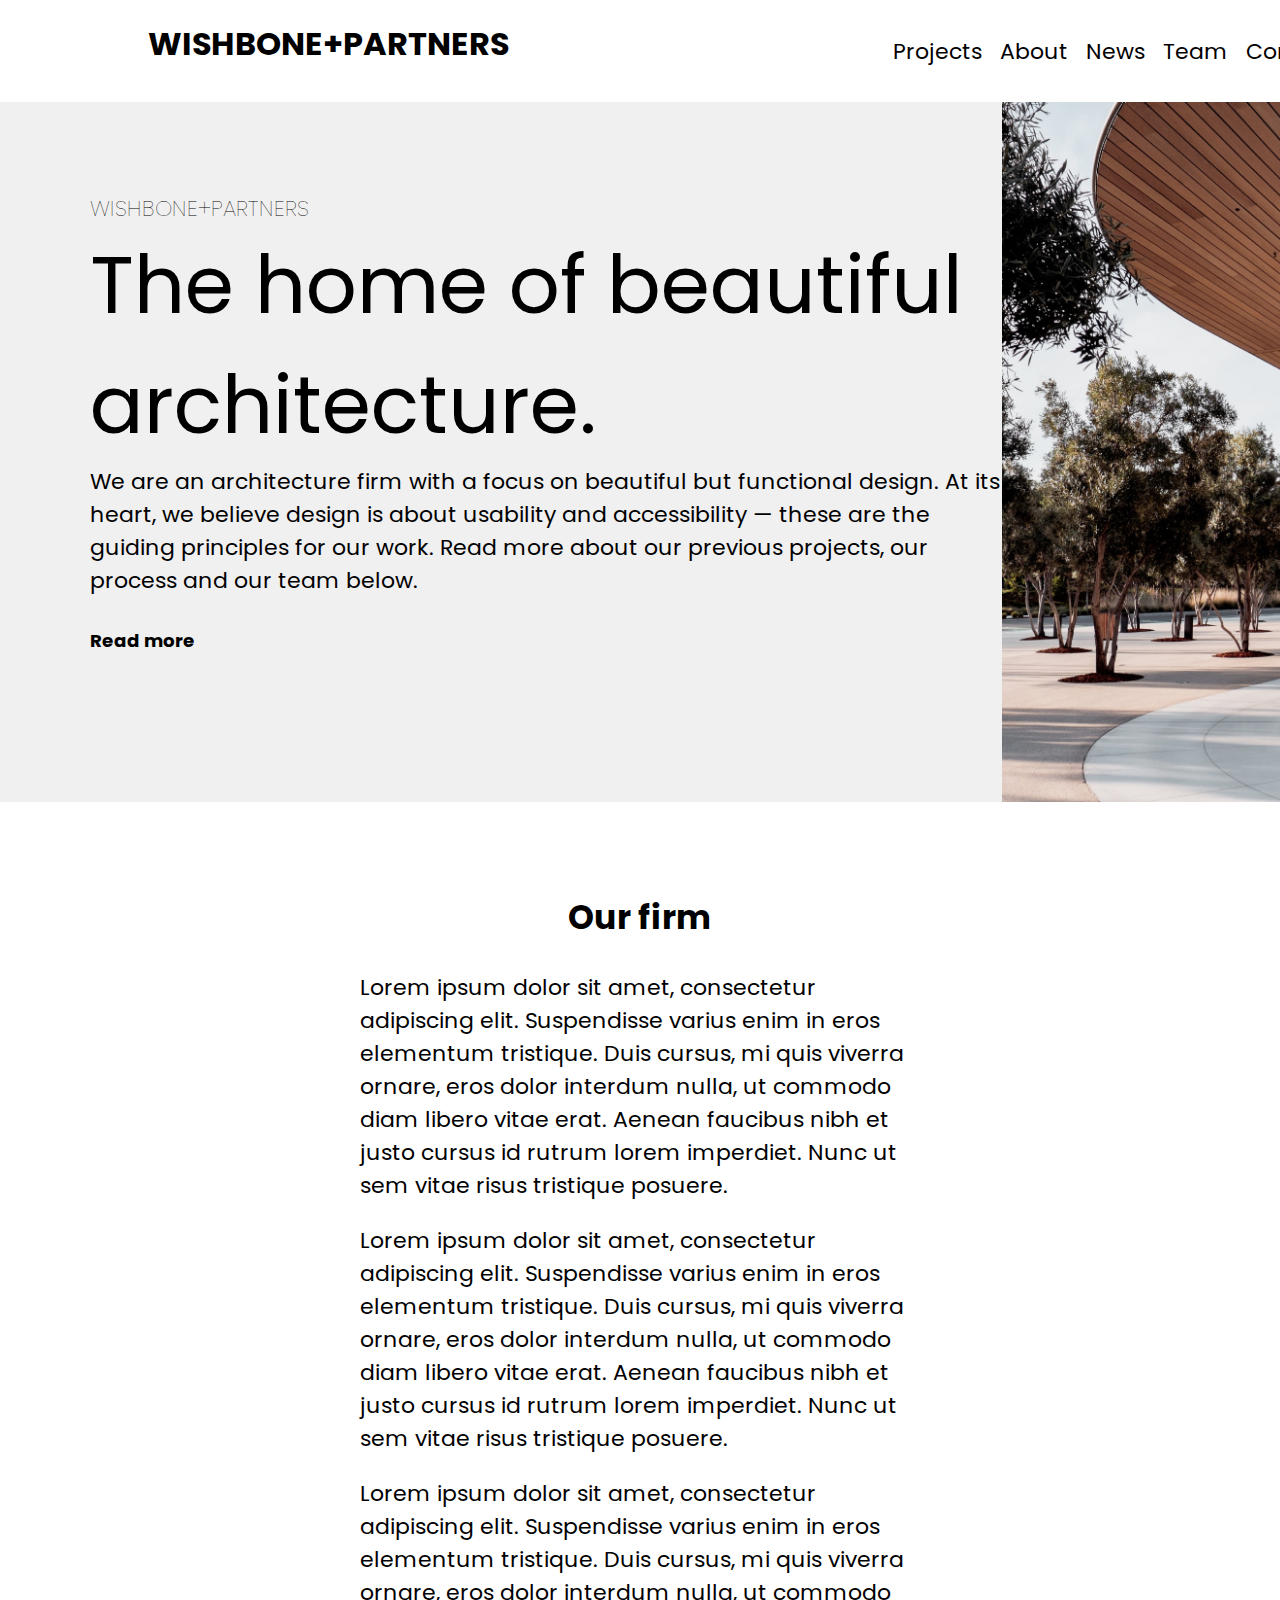
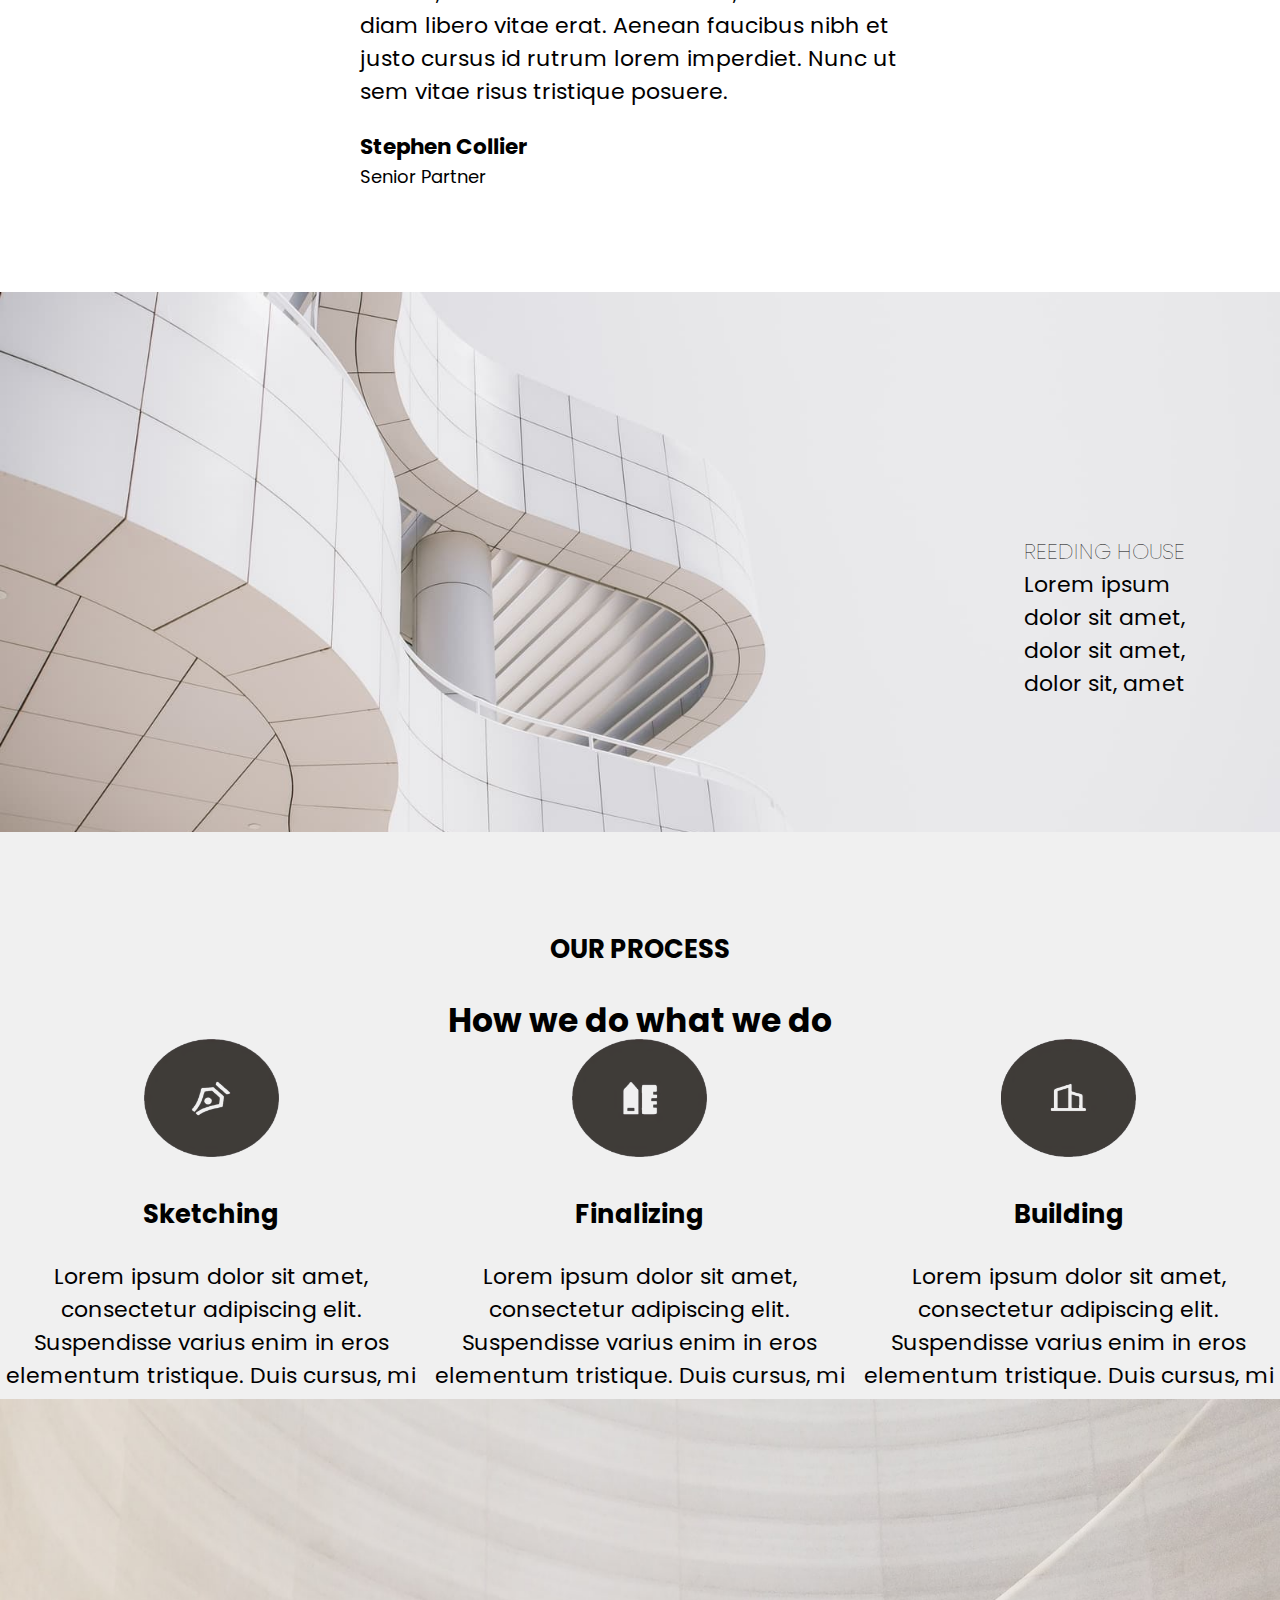
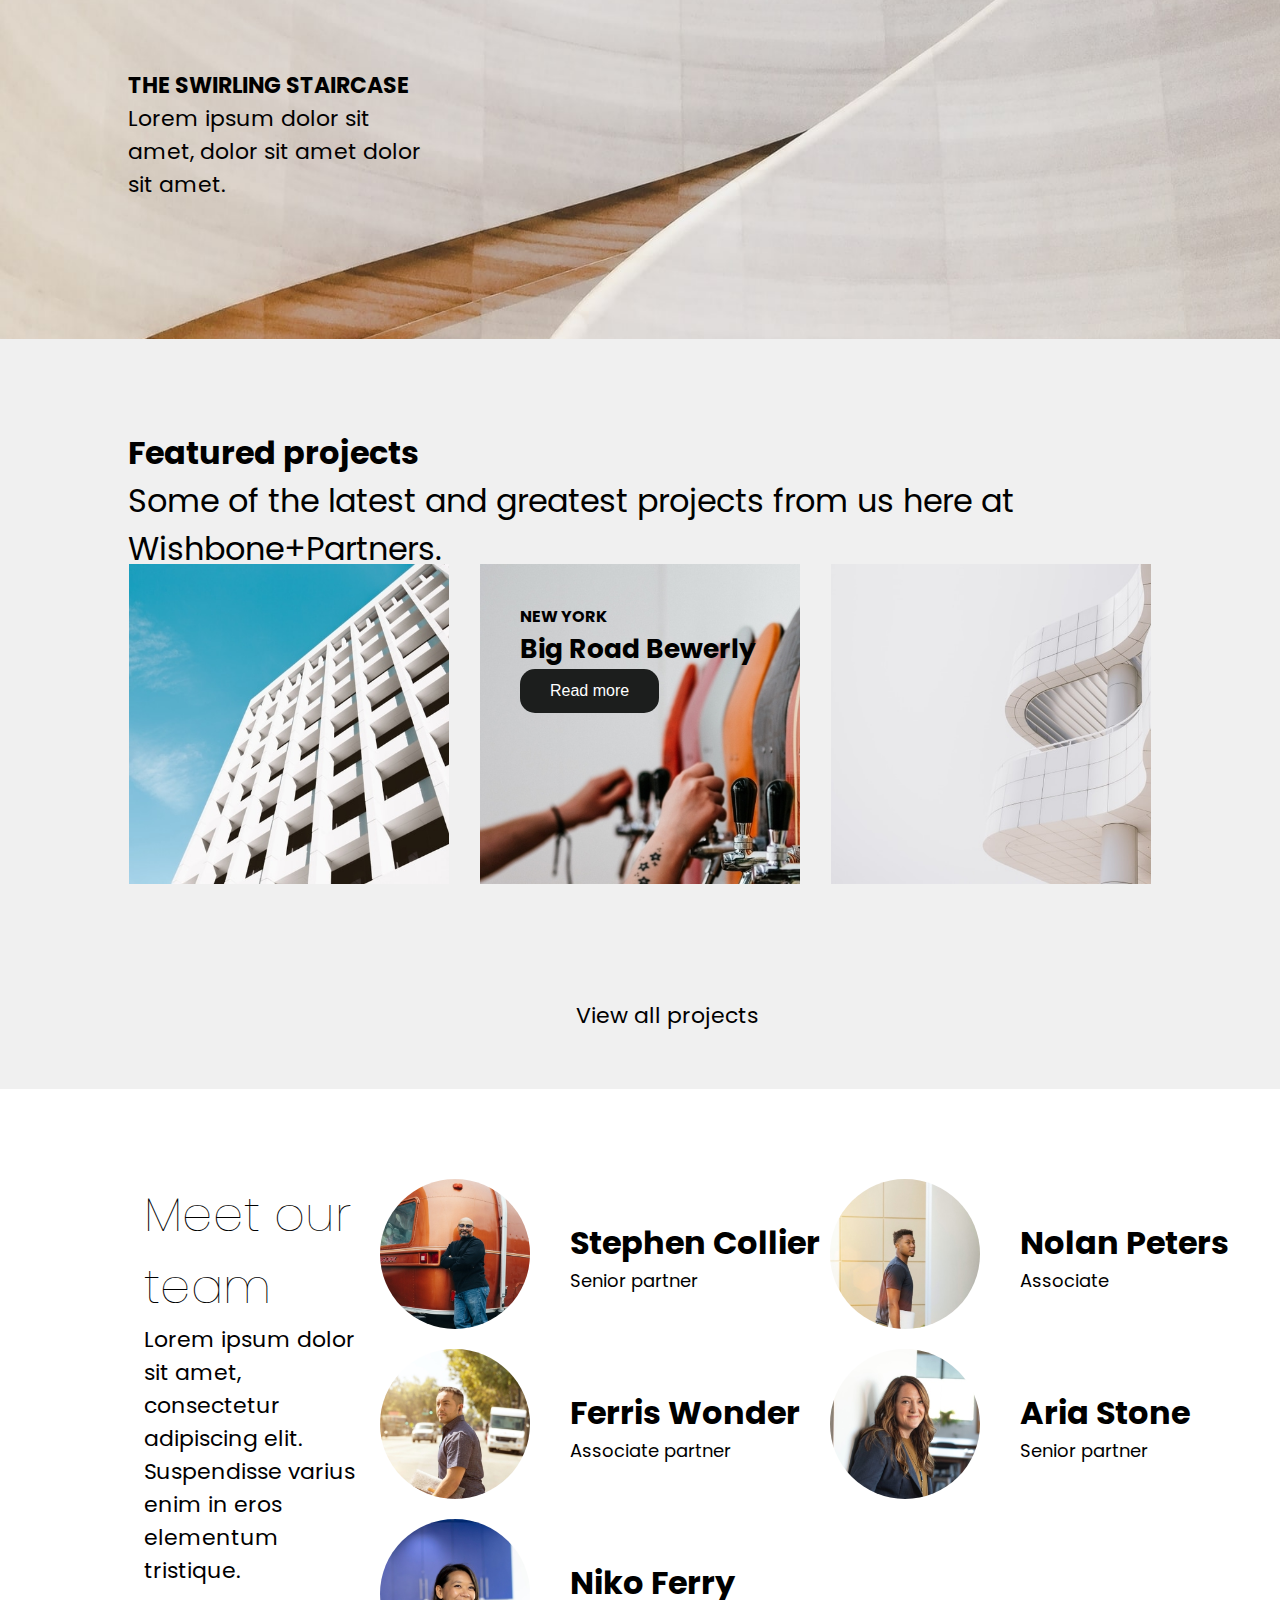
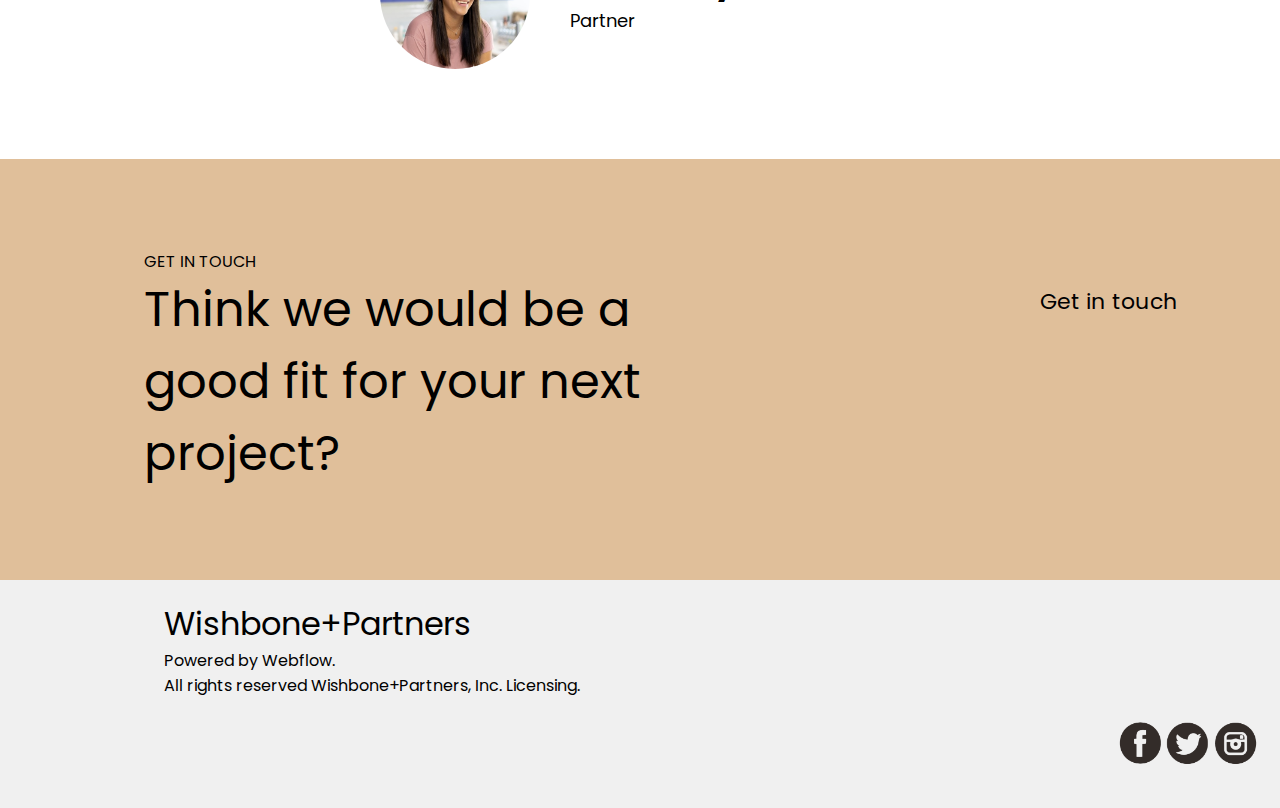
<file: index.html>
<!DOCTYPE html>
<html lang="en">
<head>
    <meta charset="UTF-8">
    <meta name="viewport" content="width=device-width, initial-scale=1.0">
    <link rel="stylesheet" href="/css/main.css">
    <title>Document</title>
</head>
<link href='https://fonts.googleapis.com/css?family=Poppins' rel='stylesheet'>
<style>
body {
    font-family: 'Poppins';font-size: 22px;
}
</style>
<body>
<header>
  <div class="boxHead">WISHBONE+PARTNERS</div>
  <div class="containerHead2">
    <a href="">Projects</a>
    <a href="">About</a>
    <a href="">News</a>
    <a href="">Team</a>
    <a href="">Contact</a>
  </div>
  <button type="button">Get template</button>
  </header>
  <div class="container">
  <div class="box1text">
  <h4>WISHBONE+PARTNERS</h4>
  <div class="box1texthead2">The home of beautiful architecture.</div>
  We are an architecture firm with a focus on beautiful but functional design.
     At its heart, we believe design is about usability and accessibility — these are the guiding
    principles for our work. Read more about our previous projects, our process and our team below.
  <h5>Read more</h5>
  </div>

  <div class="box1image"></div>
</div>
<div class="container23">
  <div class="box2text">
    <h2>Our firm</h2>
    <p>Lorem ipsum dolor sit amet, consectetur adipiscing elit. Suspendisse varius enim in eros elementum
      tristique. Duis cursus, mi quis viverra ornare, eros dolor interdum nulla, ut commodo diam libero
      vitae erat. Aenean faucibus nibh et justo cursus id rutrum lorem imperdiet. Nunc ut sem vitae risus
      tristique posuere.</p>
      <p>Lorem ipsum dolor sit amet, consectetur adipiscing elit. Suspendisse varius enim in eros elementum
        tristique. Duis cursus, mi quis viverra ornare, eros dolor interdum nulla, ut commodo diam libero
        vitae erat. Aenean faucibus nibh et justo cursus id rutrum lorem imperdiet. Nunc ut sem vitae risus
        tristique posuere.</p>
        <p>Lorem ipsum dolor sit amet, consectetur adipiscing elit. Suspendisse varius enim in eros elementum
          tristique. Duis cursus, mi quis viverra ornare, eros dolor interdum nulla, ut commodo diam libero
          vitae erat. Aenean faucibus nibh et justo cursus id rutrum lorem imperdiet. Nunc ut sem vitae risus
          tristique posuere.</p>
      <div class="box2textlow">
      <div class="box2textlowhead">Stephen Collier</div>
      Senior Partner
      </div>
    
  </div>
</div>
  <div class="container3">
    <div class="box3image">
      <div class="box3text">
        <h4>REEDING HOUSE</h4>
        Lorem ipsum dolor sit amet, dolor sit amet, dolor sit, amet
      </div>
      </div>
  </div>
<div class="container39">
  <div class="box4text">
    <h3>OUR PROCESS</h3>
    <h2>How we do what we do</h2>
  </div>
</div>
  <div class="container40">
      
      <div class="container41">
        <div class="box41image"></div>
        <div class="box41text">
          <h3>Sketching</h3>
          <p>Lorem ipsum dolor sit amet, consectetur adipiscing elit. Suspendisse varius enim in eros elementum
            tristique. Duis cursus, mi quis viverra ornare, eros dolor interdum nulla, ut commodo diam libero
            vitae erat.</p>
        </div>
      </div>
      <div class="container42">
        <div class="box42image"></div>
        <div class="box42text">
          <h3>Finalizing</h3>
          <p>Lorem ipsum dolor sit amet, consectetur adipiscing elit. Suspendisse varius enim in eros elementum
            tristique. Duis cursus, mi quis viverra ornare.</p>
        </div>
      </div>
      <div class="container43">
        <div class="box43image"></div>
        <div class="box43text">
          <h3>Building</h3>
          <p>Lorem ipsum dolor sit amet, consectetur adipiscing elit. Suspendisse varius enim in eros elementum
            tristique. Duis cursus, mi quis viverra ornare.</p>
        </div>
      </div>
  
  </div>

  <div class="container5">
    <div class="box5image"></div>
      <div class="box5text">
        <div class="box5head">THE SWIRLING STAIRCASE</div>
        Lorem ipsum dolor sit amet, dolor sit amet dolor sit amet.
      </div>
    </div>
  

  <div class="container59">
    <div class="box6text">
      <div class="box6head1">Featured projects</div>
      Some of the latest and greatest projects from us here at Wishbone+Partners.
    </div>
  </div>  
    <div class="container60">
    <div class="container61">

    </div>
    <div class="container62">
      <div class="box62text">
      <div class="box62head">NEW YORK</div>
      Big Road Bewerly
      </div>
      <button type="button">Read more</button>
    </div>
    <div class="container63">
    </div>
    </div>
    <div class="container64">
      <a href="">View all projects</a>
    </div>
    <div class="container69">

    <div class="container70text">
      <div class="box7text">
        <div class="box7head">Meet our team</div>
        Lorem ipsum dolor sit amet, consectetur adipiscing elit. Suspendisse varius enim in eros elementum
        tristique.
      </div>
    </div>

    <div class="container70">
      <div class="container71">
      <div class="box71image"></div>
        <div class="box71text">
          <div class="box71head">Stephen Collier</div>
          Senior partner
      </div>
    </div>

      <div class="container72">
      <div class="box72image"></div>
      <div class="box72text">
        <div class="box72head">Nolan Peters</div>
        Associate
      </div>
    </div>

      <div class="container73">
      <div class="box73image"></div>
      <div class="box73text">
        <div class="box73head">Ferris Wonder</div>
        Associate partner
      </div>
    </div>

      <div class="container74">
        <div class="box74image"></div>
      <div class="box74text">
        <div class="box74head">Aria Stone</div>
        Senior partner
      </div>
      </div>

      <div class="container75">
      <div class="box75image"></div>
      <div class="box75text">
        <div class="box75head">Niko Ferry</div>
        Partner
      </div>
    </div>
    </div>
  </div>
  <div class="container8">
  <div class="box8text">
    <div class="box8head">GET IN TOUCH</div>
    Think we would be a good fit for your next project?
  </div>
  <div class="box8text2">Get in touch</div>

  </div>

  <footer>
      <div class="boxFtext">
          <div class="boxFhead">Wishbone+Partners</div>
          <div class="boxFhead2">Powered by Webflow.</div>
          All rights reserved Wishbone+Partners, Inc. Licensing.
      </div>
      <div class="footerpng"></div>

  </footer>
</body>
</html>
</file>
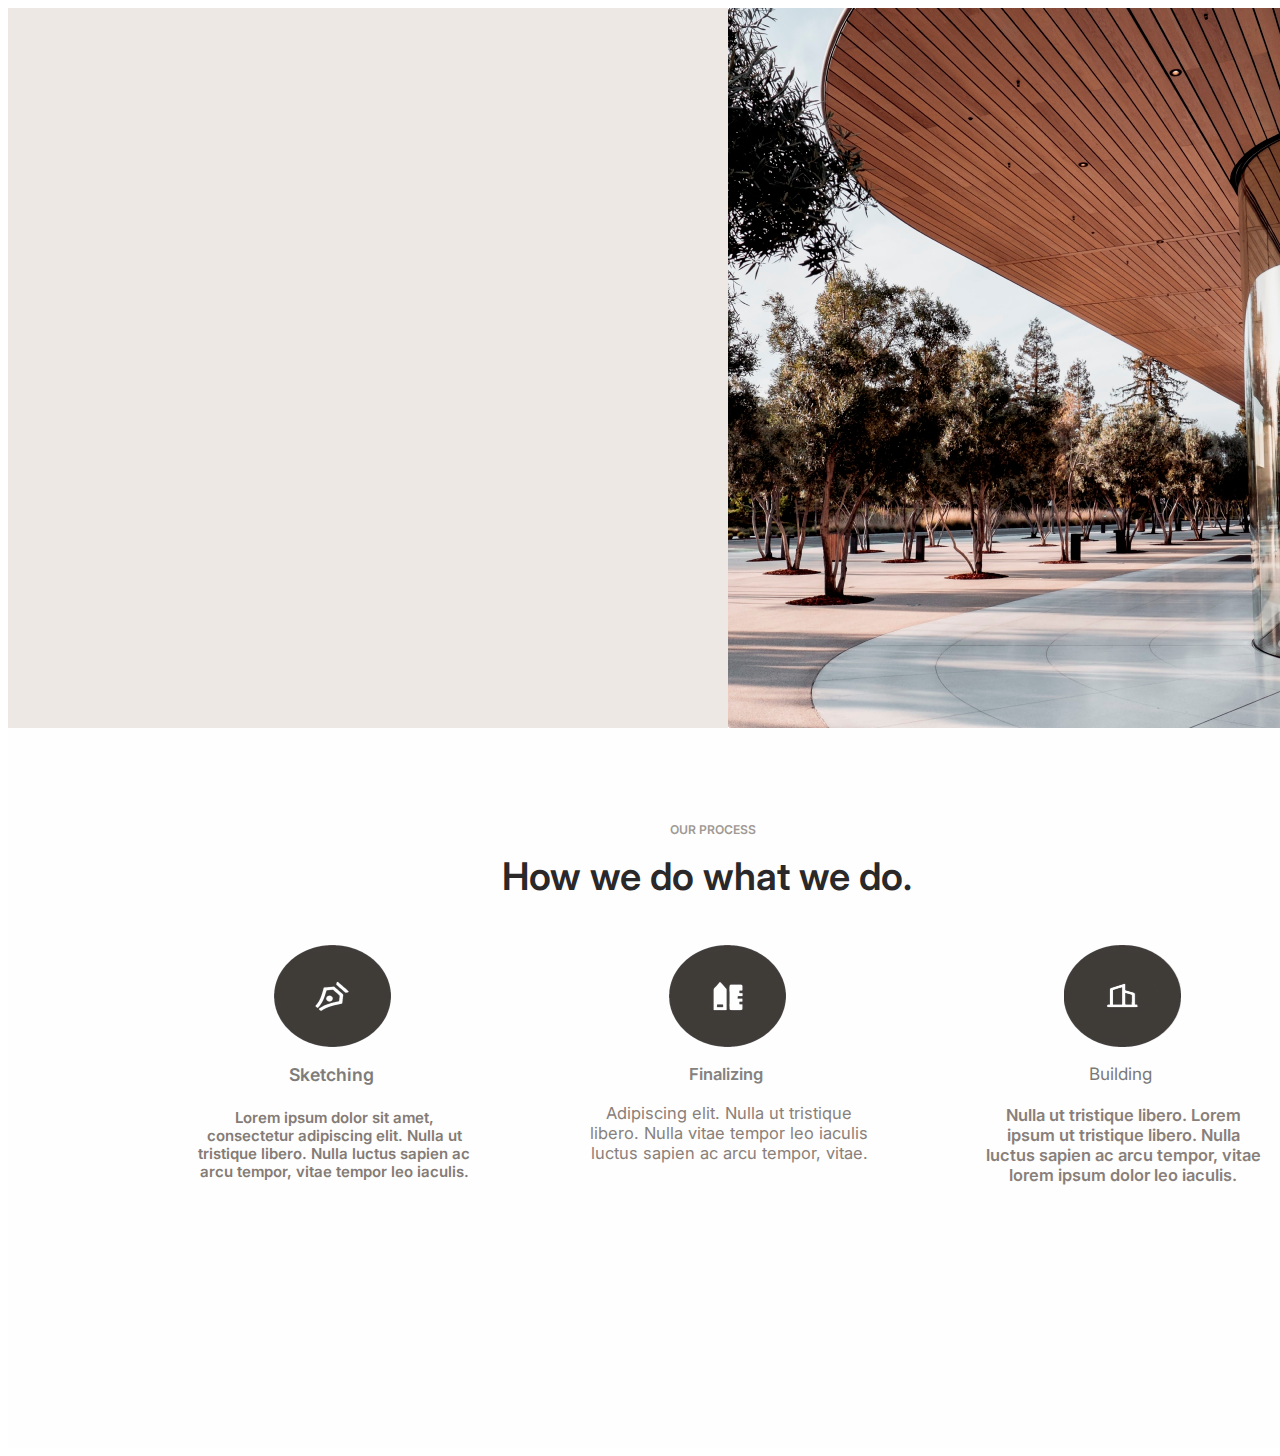
<file: 2/index.html>
<!DOCTYPE html>
<html lang="en">
  <head>
    <meta charset="UTF-8" />
    <meta name="viewport" content="width=device-width, initial-scale=1.0" />
    <title>Generated by Codia AI</title>
    <link rel="stylesheet" href="https://fonts.googleapis.com/css2?family=Inter:wght@400;600&display=swap" />
    <link rel="stylesheet" href="index.css" />
  </head>
  <body>
    <div class="main-container">
      <div class="root">
        <div class="groups">
          <div class="groups-1"><div class="image"></div></div>
          <div class="background"></div>
          <div class="groups-2">
            <span class="wishbone-partner">WISHBONE+PARTNERS</span
            ><span class="beautiful-architecture"
              >The home of<br />beautiful<br />architecture.</span
            ><span class="architecture-firm"
              >We gre an architecture firm with a focus on begutiful but<br />We
              are an architecture firm with a focus on beautiful but<br />functional
              design. At its heart, we believe design is about<br />usability
              and accessibility - these are the guiding principles for<br />our
              work. Read more about our previous projects, our process<br />and
              our team below.</span
            ><span class="read-more">Read more</span>
          </div>
        </div>
        <div class="background-3">
          <span class="our-process">OUR PROCESS</span
          ><span class="how-we-do">How we do what we do.</span>
          <div class="flex-row-dd">
            <div class="groups-4">
              <div class="image-5"></div>
              <span class="finalizing">Finalizing</span
              ><span class="adipiscing-elit"
                >Adipiscing elit. Nulla ut tristique<br />libero. Nulla vitae
                tempor leo iaculis<br />
                luctus sapien ac arcu tempor, vitae.</span
              >
            </div>
            <div class="groups-6">
              <div class="image-7"></div>
              <span class="sketching">Sketching</span
              ><span class="lorem-ipsum-dolo"
                >Lorem ipsum dolor sit amet,<br />consectetur adipiscing elit.
                Nulla ut<br />
                tristique libero. Nulla luctus sapien ac<br />arcu tempor, vitae
                tempor leo iaculis.</span
              >
            </div>
            <div class="groups-8">
              <div class="image-9"></div>
              <span class="building">Building</span
              ><span class="nulla-ut-tristique"
                >Nulla ut tristique libero. Lorem<br />ipsum ut tristique
                libero. Nulla<br />luctus sapien ac arcu tempor, vitae<br />lorem
                ipsum dolor leo iaculis.</span
              >
            </div>
          </div>
        </div>
      </div>
    </div>
    <!-- Generated by Codia AI - https://codia.ai/ -->
  </body>
</html>
</file>
<file: css/main.css>
*{transition:.3s linear;}
body {
  margin: 0;
  background: #F0F0F0;
  font-family: Poppins;
  color: #000000;
  min-height: 100vh;
  display: flex;
  flex-direction: column;
}

button {
  background-color: #1c1e1d;
  border: none;
  color: white;
  padding: 13px 30px;
  text-align: center;
  display: inline-block;
  font-size: 16px;
  border-radius: 15px;
  margin-left: 40px;
 
}


.containerHead2 {
  position: relative;
    display: flex;
    align-items: center;
    padding-left: 30vw;
    column-gap: 2vh;
}

.container {
  position: relative;
  display: flex;
  height: fit-content;

}
.container2 {
  position: relative;
  display: flex;
  max-height: 800px; 
 }

 .container3 {
  position: relative;
    display: flex;
    height: 60vh;
 }

 .container39 {
  position: relative;
    display: flex;
    height: 15vh;
    text-align: center;
    justify-content: center;
    margin-top: 8vh;
 }

 .container40 {
  position: relative;
  display: flex;
  height: 40vh;
  align-items: baseline;
 }

 .container41 {
  position: relative;
    display: flex;
    max-width: 33%;
    flex-direction: column;
    align-items: center;
 }
 .container42 {
  position: relative;
    display: flex;
    max-width: 34%;
    flex-direction: column;
    align-items: center;
 }
 .container43 {
  position: relative;
    display: flex;
    max-width: 33%;
    flex-direction: column;
    align-items: center;

 }

 .container5 {
  position: relative;
    display: flex;
    height: 60vh;
 }

 .container23 {
  position: relative;
  display: flex;
  background-color: white; 
 }
 .container59 {
  position: relative;
    display: flex;
    height: 15vh;
    text-align: left;
    margin-top: 10vh;
    margin-left: 10vw;
    
 }
 .container60 {
  position: relative;
  display: flex;
  height: 45vh;
  margin-left: 10vw;
  margin-right: 10vw;
 }

 .container61{
  background-image: url("/css/images/61.png");
    min-width: 25vw;
    min-height: 100%;
    margin-left: auto;
    margin-right: 30px;
    background-size: contain;
    background-repeat: no-repeat;
 }

 .container62{
  background-image: url("/css/images/62.png");
    min-width: 25vw;
    min-height: 100%;
    margin-left: auto;
    margin-right: 30px;
    background-size: contain;
    background-repeat: no-repeat;
 }

 .container63{
  background-image: url("/css/images/63.png");
    min-width: 25vw;
    min-height: 100%;
    margin-left: auto;
    margin-right: auto;
    background-size: contain;
    background-repeat: no-repeat;
 }

 .container64 {
  position: relative;
    display: flex;
    height: 10vh;
    padding-top: 30px;
    padding-left: 45vw
 }

 .container69{
  position: relative;
    display: flex;
    height: fit-content;
    background: white;
 }

 .container70 {
  position: relative;
    display: grid;
    height: fit-content;
    background-color: white;
    grid-template-columns: 50vh 50vh;
    grid-template-rows: auto auto auto;
    padding-top: 10vh;
    padding-bottom: 10vh;
    row-gap: 20px;
 }

 .container70text {
  position: relative;
    display: flex;
    height: 45vh;
    background-color: white;
    padding-top: 10vh;
  
 }

 .container71 {
  position: relative;
  display: flex;

}

.container72 {
  position: relative;
  display: flex;

}
.container73 {
  position: relative;
  display: flex;

}
.container74 {
  position: relative;
  display: flex;
}
.container75 {
  position: relative;
  display: flex;

}

.container8{
  position: relative;
    display: flex;
    height: fit-content;
    padding-top: 10vh;
    padding-bottom: 10vh;
    padding-left: 16vh;
    background-color: #e0bf9a
 }

header {
  padding: 20px;
    font-family: Poppins;
    background: #ffffff;
    color: black;
    position: relative;
    display: flex;
}
h2 {
  text-align: center;
}

h4 {
  margin: auto;
  font-weight: lighter;
}


.content-wrap {
  padding: 20px;
  margin-bottom: 20px;
 
}
aside {
  padding: 20px;
  margin-bottom: 20px;
  background: white;
  border: 2px solid #FF9100;
}
footer {
  padding: 20px;
  background-color: #F0F0F0;;
}

@media (min-width:768px) {
  .main-content {display: flex; flex-direction: column;}
  .content-wrap {
    width: calc(100% - 300px);
    margin-right: 20px;
  }
  aside {width: 300px;}
}
/* CGF */
a:link {
  color: black;
  text-decoration: none;
  font-family: Poppins;
}

a:hover {
  text-decoration: underline;
}
a:active {
  color: black;
  text-decoration: underline;
}

a:visited {
  color: black;
  text-decoration: none;
}

.boxHead {
    position: relative;
    display: flex;
    font-size: xx-large;
    padding-left: 10vw;
    font-weight: bold;
}
.box1image {
  position: relative;
    display: block;
    background-image: url(./images/1.png);
    width: 70vw;
    height: 700px;
    background-size: cover;
    background-repeat: no-repeat;
}
.box1text{
  position: relative;
    display: block;
    padding-left: 10vh;
    padding-top: 10vh;
}

.box1texthead2{
  text-align: left;
  font-size: 60pt;
}
.box2text {
  
  background-color: white;
  text-align: center;
  vertical-align: middle;
  text-align: left;
  padding-top: 5%;
  padding-bottom: 8%;
  padding-left: 40vh;
  padding-right: 40vh;
}

.box2textlow {
text-align: left;
font-size: large;

}

.box2textlowhead {
  text-align: left;
  font-size: larger;
  font-weight: bold;
  }

.box3image {
  position: relative;
    object-fit: cover;
    background-image: url(./images/2.png);
    background-size: cover;
    min-width: 100%;
}

.box3text {
  position: absolute;
  top: 45%;
  left: 80%;
  margin-right: 5vw;
}


.box4text{
  position: relative;
  display: block;
}

.box41image {
  background-image: url(./images/41.png);
    background-size: contain;
    min-height: 130px;
    min-width: 135px;
    margin: auto;
    background-repeat: no-repeat;
}

.box41text{
  text-align: center;
}

.box42image {
  background-image: url(./images/42.png);
    background-size: contain;
    min-height: 130px;
    min-width: 135px;
    margin: auto;
    background-repeat: no-repeat;
}

.box42text{
  text-align: center;
}
.box43image {
  background-image: url(./images/43.png);
    background-size: contain;
    min-height: 130px;
    min-width: 135px;
    margin: auto;
    background-repeat: no-repeat;
}

.box43text{
  text-align: center;
}
.box5image {
  position: relative;
    object-fit: cover;
    background-image: url(./images/3.png);
    background-size: cover;
    min-width: 100%;
}
.box5head {
  margin: auto;
  font-weight: bolder;
}

.box5text {
  position: absolute;
  top: 50%;
  left: 10%;
  max-width: 300px;
}

.box6head1 {
  text-align: left;
  font-weight: bold;
}
.box6text {
  text-align: left;
  font-size: xx-large;
}

.box62text {
  text-align: left;
    font-size: larger;
    margin-left: 40px;
    margin-top: 40px;
    font-weight: bold;
}

.box62head {
  text-align: left;
    font-weight: bold;
    font-size: medium;
}

.box7text {
  background-color: white;
    text-align: left;
    margin-left: 16vh;
}

.box7head {
  text-align: left;
    font-weight: lighter;
    font-size: xxx-large;
}

.box71image {
  position: relative;
  display: flex;
  background-image: url(./images/71.png);
  background-size: cover;
  border-radius: 50%;
  width: 150px;
  height: 150px;
 }

.box71text {
  text-align: left;
    font-size: large;
    margin-left: 40px;
    margin-top: 40px;
    font-weight: normal;
}

.box71head {
  text-align: left;
    font-weight: bold;
    font-size: xx-large;
}

.box72image {
  position: relative;
    display: flex;
    background-image: url(./images/72.png);
    background-size: cover;
    border-radius: 50%;
    width: 150px;
    height: 150px;
 }

.box72text {
  text-align: left;
    font-size: large;
    margin-left: 40px;
    margin-top: 40px;
    font-weight: normal;
}

.box72head {
  text-align: left;
    font-weight: bold;
    font-size: xx-large;
}

.box73image {
  position: relative;
  display: flex;
  background-image: url(./images/73.png);
  background-size: cover;
  border-radius: 50%;
  width: 150px;
    height: 150px;
 }

.box73text {
  text-align: left;
    font-size: large;
    margin-left: 40px;
    margin-top: 40px;
    font-weight: normal;
}

.box73head {
  text-align: left;
    font-weight: bold;
    font-size: xx-large;
}

.box74image {
  position: relative;
  display: flex;
  background-image: url(./images/74.png);
  background-size: cover;
  border-radius: 50%;
  width: 150px;
    height: 150px;
 }

.box74text {
  text-align: left;
    font-size: large;
    margin-left: 40px;
    margin-top: 40px;
    font-weight: normal;
}

.box74head {
  text-align: left;
    font-weight: bold;
    font-size: xx-large;
}

.box75image {
  position: relative;
  display: flex;
  background-image: url(./images/75.png);
  background-size: cover;
  border-radius: 50%;
  width: 150px;
    height: 150px;
 }

.box75text {
  text-align: left;
    font-size: large;
    margin-left: 40px;
    margin-top: 40px;
    font-weight: normal;
}

.box75head {
  text-align: left;
    font-weight: bold;
    font-size: xx-large;
}

.box8text {
  position: relative;
  display: block;
  text-align: left;
  font-size: xxx-large;
  width: 40vw;
}

.box8head {
  position: relative;
    display: block;
    text-align: left;
    font-size: medium;
    
}

.box8text2 {
  position: relative;
    display: block;
    text-align: left;
    padding-left: 30vw;
    padding-top: 4vh;
}

.boxFtext {
  position: relative;
  display: block;
  text-align: left;
  font-size: medium;
  width: 40vw;
  padding-left: 16vh;

}

.boxFhead {
  position: relative;
    display: block;
    text-align: left;
    font-size: xx-large;
    
}

.boxFhead2 {
  position: relative;
    display: block;
    text-align: left;
    font-size: medium;
    
}

.footerpng {
  position: relative;
  display: flex;
  background-image: url(./images/footlog.png);
  background-size: contain;
  min-height: 10vh;
  min-width: 10vw;
  background-repeat: no-repeat;
  background-position: right;
}
</file>
<file: 2/index.css>
:root {
  --default-font-family: -apple-system, BlinkMacSystemFont, "Segoe UI", Roboto,
    Ubuntu, "Helvetica Neue", Helvetica, Arial, "PingFang SC",
    "Hiragino Sans GB", "Microsoft Yahei UI", "Microsoft Yahei",
    "Source Han Sans CN", sans-serif;
}

.main-container {
  overflow: hidden;
}

.main-container,
.main-container * {
  box-sizing: border-box;
}

input,
select,
textarea,
button {
  outline: 0;
}

.main-container {
  position: relative;
  width: 1440px;
  height: 1440px;
  margin: 0 auto;
  background: rgba(0, 0, 0, 0);
  overflow: hidden;
}
.root {
  position: absolute;
  height: 1440px;
  top: 0;
  right: 0;
  left: 0;
  background: rgba(0, 0, 0, 0);
}
.groups {
  position: absolute;
  width: 1440px;
  height: 726px;
  right: 0;
  bottom: 714px;
  background: rgba(0, 0, 0, 0);
  z-index: 16;
}
.groups-1 {
  position: absolute;
  width: 726px;
  height: 726px;
  right: 0;
  bottom: 0;
  background: rgba(0, 0, 0, 0);
  z-index: 17;
}
.image {
  position: relative;
  width: 720px;
  height: 720px;
  margin: 0 0 0 6px;
  background: url(./assets/images/d40ccc22c12b280f1c036bfb3dde5a4dbdadcbbc.png)
    no-repeat center;
  background-size: cover;
  z-index: 18;
}
.background {
  position: absolute;
  width: 720px;
  height: 720px;
  right: 720px;
  bottom: 6px;
  background: #eee8e5;
  z-index: 20;
}
.groups-2 {
  position: absolute;
  width: 725px;
  height: 709px;
  right: 715px;
  bottom: 2px;
  font-size: 0px;
  background: rgba(0, 0, 0, 0);
  z-index: 19;
}
.wishbone-partner {
  display: block;
  position: relative;
  height: 17px;
  margin: 122px 0 0 100px;
  color: #877c76;
  font-family: Inter, var(--default-font-family);
  font-size: 12.199999809265137px;
  font-weight: 600;
  line-height: 14.765px;
  text-align: left;
  white-space: nowrap;
  z-index: 24;
}
.beautiful-architecture {
  display: flex;
  align-items: center;
  justify-content: flex-start;
  position: relative;
  width: 406px;
  height: 199px;
  margin: 25px 0 0 101.143px;
  color: #222020;
  font-family: Inter, var(--default-font-family);
  font-size: 59.79999923706055px;
  font-weight: 600;
  line-height: 72.372px;
  text-align: left;
  z-index: 23;
}
.architecture-firm {
  display: flex;
  align-items: center;
  justify-content: flex-start;
  position: relative;
  width: 507px;
  height: 117px;
  margin: 29px 0 0 99.143px;
  color: #635f5c;
  font-family: Inter, var(--default-font-family);
  font-size: 16.600000381469727px;
  font-weight: 400;
  line-height: 20.09px;
  text-align: left;
  z-index: 22;
}
.read-more {
  display: block;
  position: relative;
  height: 18px;
  margin: 46px 0 0 102px;
  color: #706c6b;
  font-family: Inter, var(--default-font-family);
  font-size: 14.800000190734863px;
  font-weight: 600;
  line-height: 17.911px;
  text-align: left;
  white-space: nowrap;
  z-index: 21;
}
.background-3 {
  position: absolute;
  width: 1440px;
  height: 726px;
  right: 0;
  bottom: 0;
  font-size: 0px;
  background: #fefefe;
  z-index: 1;
}
.our-process {
  display: block;
  position: relative;
  height: 17px;
  margin: 101px 0 0 662px;
  color: #a09994;
  font-family: Inter, var(--default-font-family);
  font-size: 12.199999809265137px;
  font-weight: 600;
  line-height: 14.765px;
  text-align: left;
  white-space: nowrap;
  z-index: 15;
}
.how-we-do {
  display: block;
  position: relative;
  height: 37px;
  margin: 18px 0 0 494px;
  color: #2a2828;
  font-family: Inter, var(--default-font-family);
  font-size: 38.29999923706055px;
  font-weight: 600;
  line-height: 37px;
  text-align: left;
  white-space: nowrap;
  z-index: 14;
}
.flex-row-dd {
  position: relative;
  width: 1130px;
  height: 279px;
  margin: 35px 0 0 152px;
  z-index: 10;
}
.groups-4 {
  position: absolute;
  width: 372px;
  height: 267px;
  right: 379px;
  bottom: 12px;
  background: rgba(0, 0, 0, 0);
  z-index: 6;
}
.image-5 {
  position: relative;
  width: 117px;
  height: 102px;
  margin: 15px 0 0 130px;
  background: url(./assets/images/2d47984b2a0918976901a5b51fd15a2b5f61f4f2.png)
    no-repeat center;
  background-size: cover;
  z-index: 9;
}
.finalizing {
  display: block;
  position: relative;
  height: 22px;
  margin: 17px 0 0 150px;
  color: #848280;
  font-family: Inter, var(--default-font-family);
  font-size: 16.600000381469727px;
  font-weight: 600;
  line-height: 20.09px;
  text-align: left;
  white-space: nowrap;
  z-index: 8;
}
.adipiscing-elit {
  display: flex;
  align-items: center;
  justify-content: center;
  position: relative;
  width: 287px;
  height: 70px;
  margin: 13px 0 0 46.714px;
  color: #89807a;
  font-family: Inter, var(--default-font-family);
  font-size: 16.5px;
  font-weight: 400;
  line-height: 19.969px;
  text-align: center;
  text-overflow: initial;
  z-index: 7;
  overflow: hidden;
}
.groups-6 {
  position: absolute;
  width: 366px;
  height: 278px;
  right: 764px;
  bottom: 0;
  background: rgba(0, 0, 0, 0);
  z-index: 10;
}
.image-7 {
  position: relative;
  width: 117px;
  height: 102px;
  margin: 14px 0 0 114px;
  background: url(./assets/images/9deec9ecfa95bf868297a13552a288f7dfd9c5c8.png)
    no-repeat center;
  background-size: cover;
  z-index: 13;
}
.sketching {
  display: block;
  position: relative;
  height: 22px;
  margin: 17px 0 0 129px;
  color: #7e7c7a;
  font-family: Inter, var(--default-font-family);
  font-size: 17.700000762939453px;
  font-weight: 600;
  line-height: 21.421px;
  text-align: left;
  white-space: nowrap;
  z-index: 12;
}
.lorem-ipsum-dolo {
  display: flex;
  align-items: center;
  justify-content: center;
  position: relative;
  width: 282px;
  height: 94px;
  margin: 12px 0 0 33px;
  color: #847b75;
  font-family: Inter, var(--default-font-family);
  font-size: 15px;
  font-weight: 600;
  line-height: 18.153px;
  text-align: center;
  z-index: 11;
}
.groups-8 {
  position: absolute;
  width: 346px;
  height: 277px;
  right: 0;
  bottom: 1px;
  background: rgba(0, 0, 0, 0);
  z-index: 2;
}
.image-9 {
  position: relative;
  width: 117px;
  height: 102px;
  margin: 14px 0 0 120px;
  background: url(./assets/images/6b3cd73cbf9c463b98f27145e0fd3d90421c96a9.png)
    no-repeat center;
  background-size: cover;
  z-index: 5;
}
.building {
  display: block;
  position: relative;
  height: 22px;
  margin: 17px 0 0 145px;
  color: #7b7977;
  font-family: Inter, var(--default-font-family);
  font-size: 17.100000381469727px;
  font-weight: 400;
  line-height: 20.695px;
  text-align: left;
  white-space: nowrap;
  z-index: 4;
}
.nulla-ut-tristique {
  display: flex;
  align-items: center;
  justify-content: center;
  position: relative;
  width: 284px;
  height: 94px;
  margin: 13px 0 0 37px;
  color: #897f7a;
  font-family: Inter, var(--default-font-family);
  font-size: 16.5px;
  font-weight: 600;
  line-height: 19.969px;
  text-align: center;
  text-overflow: initial;
  z-index: 3;
  overflow: hidden;
}
</file>
